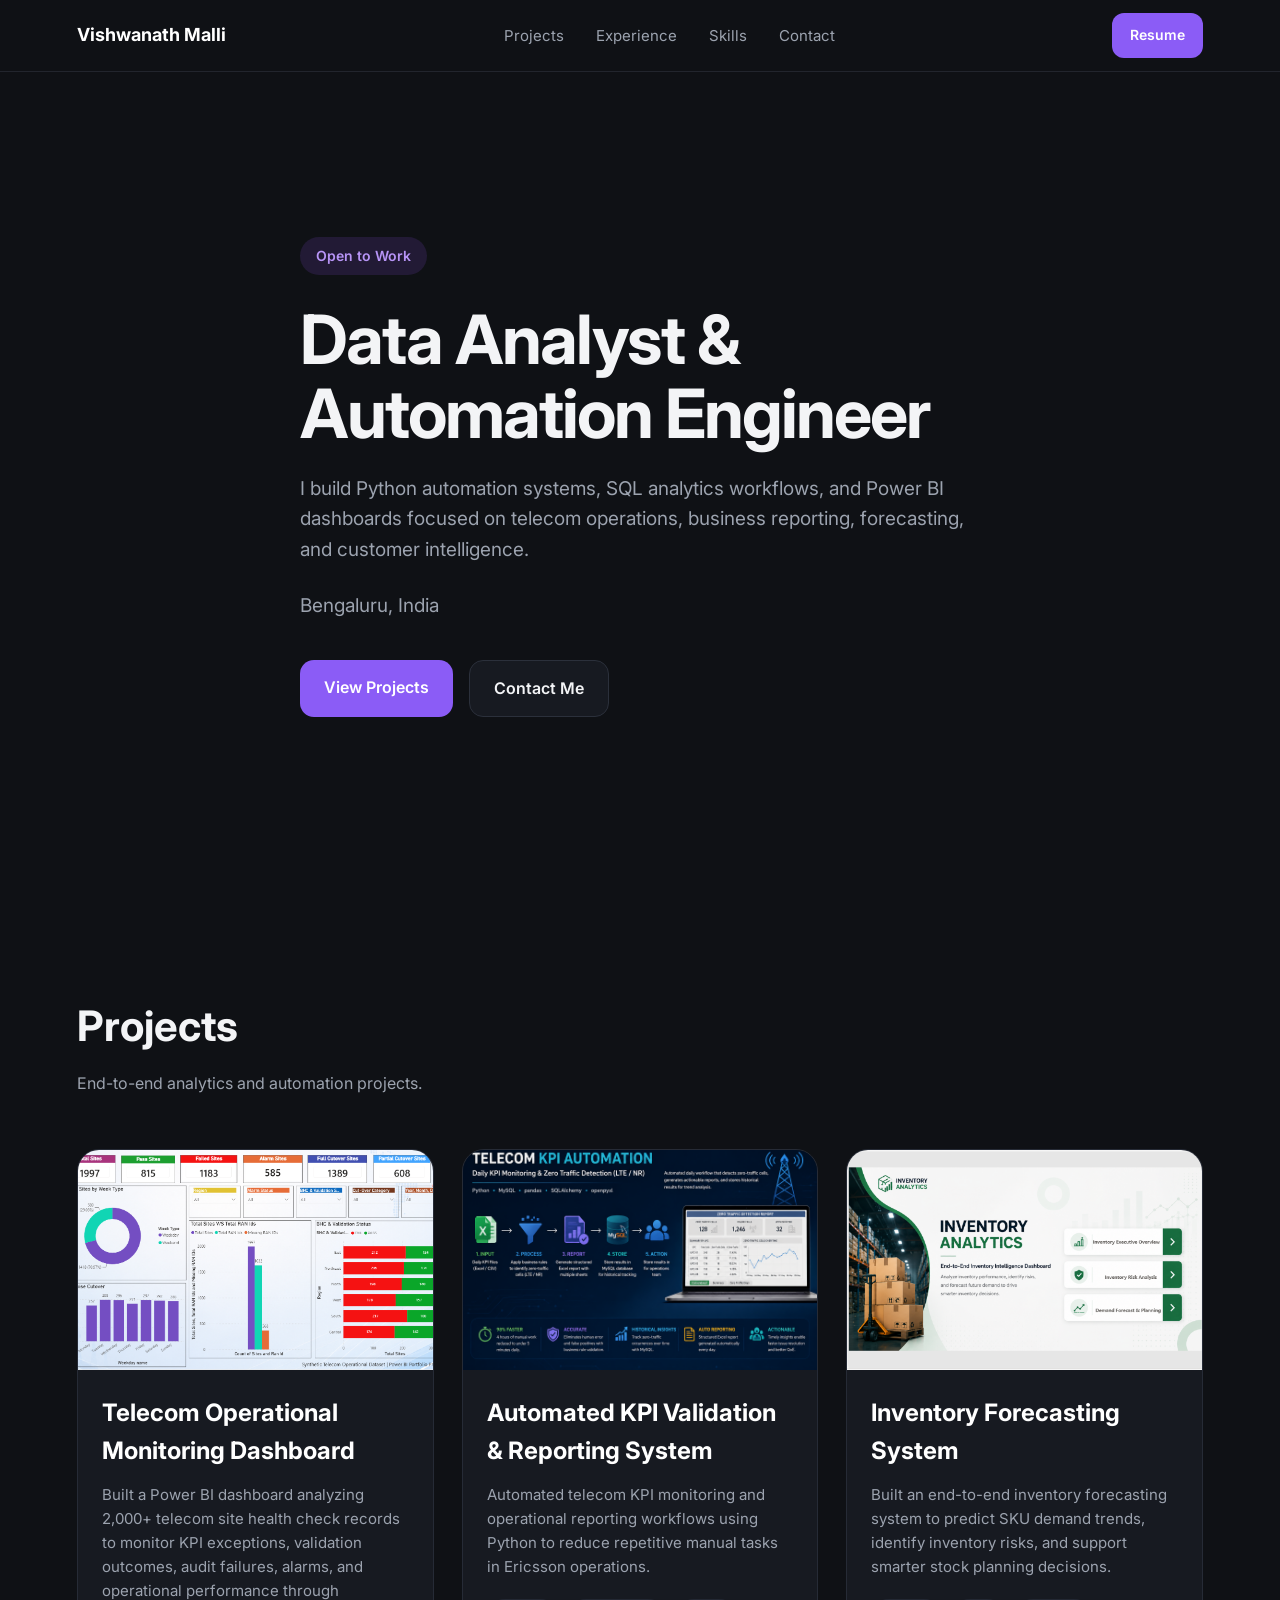
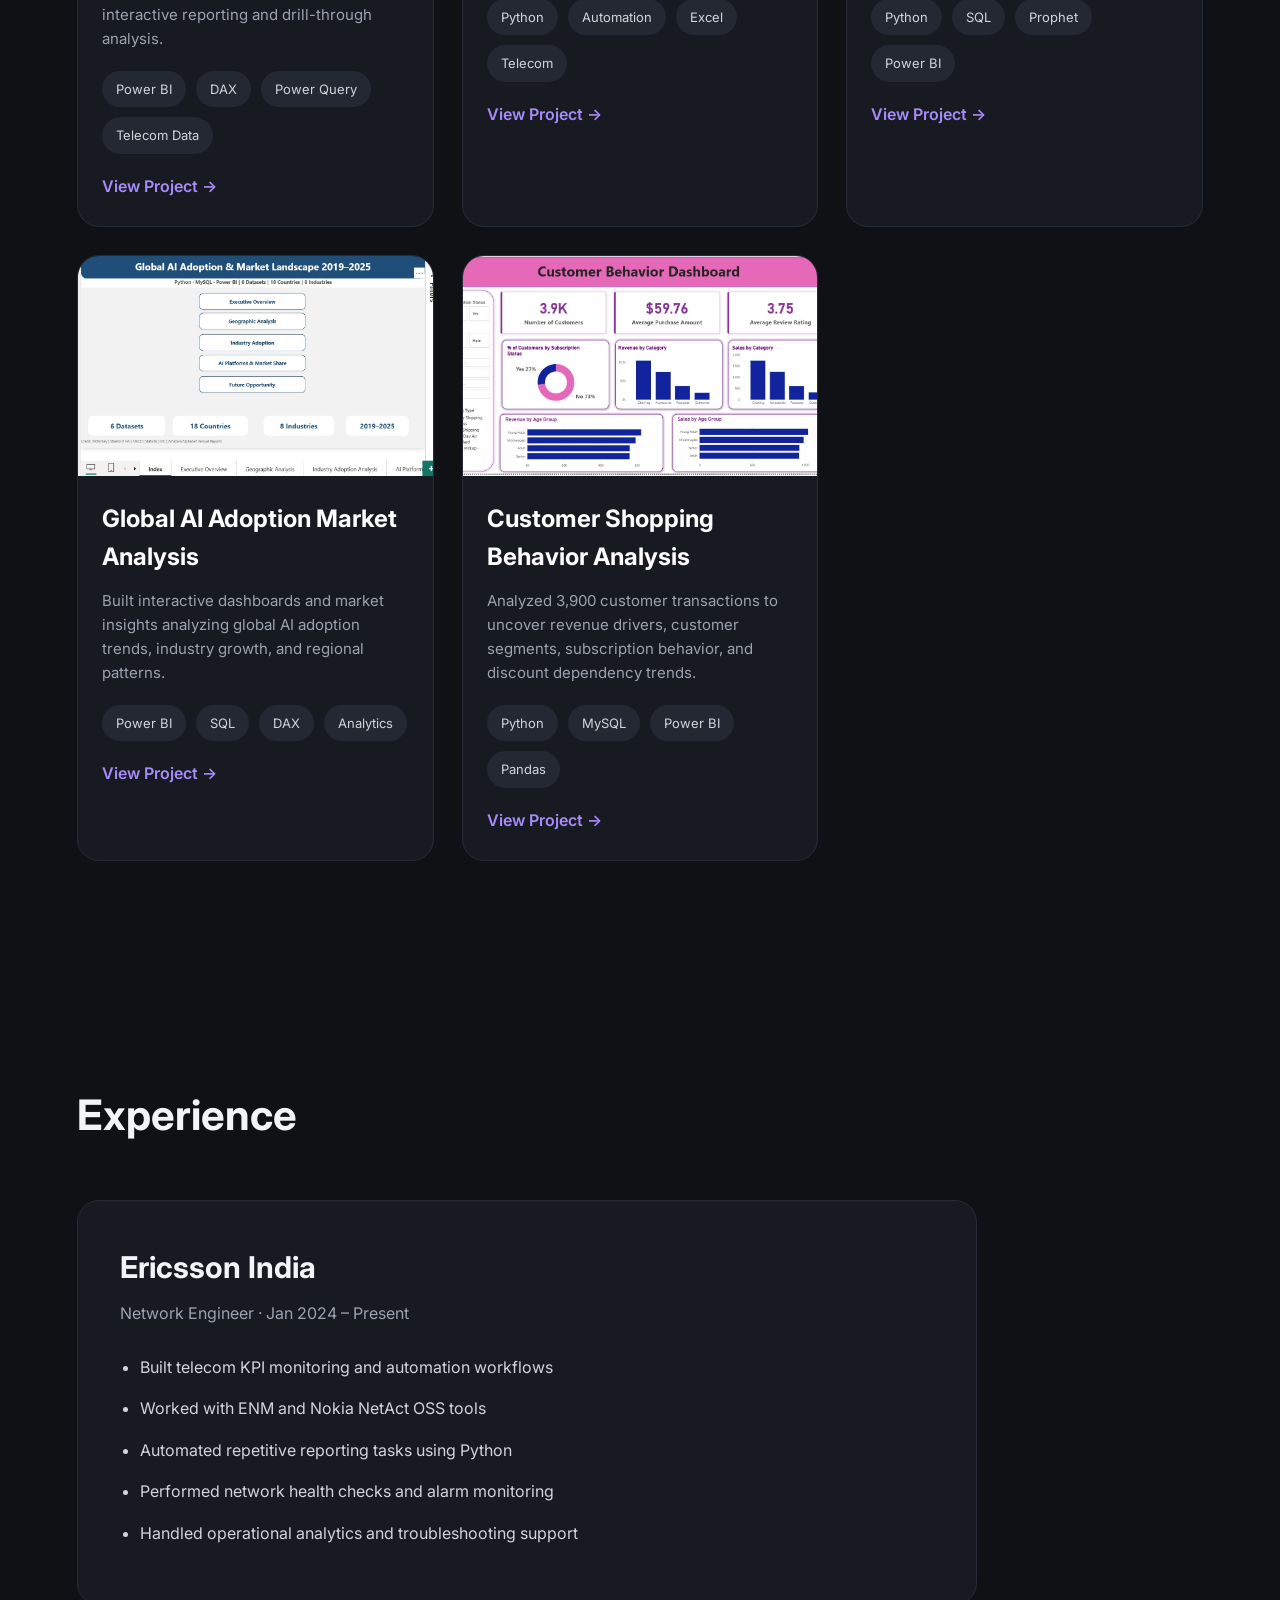
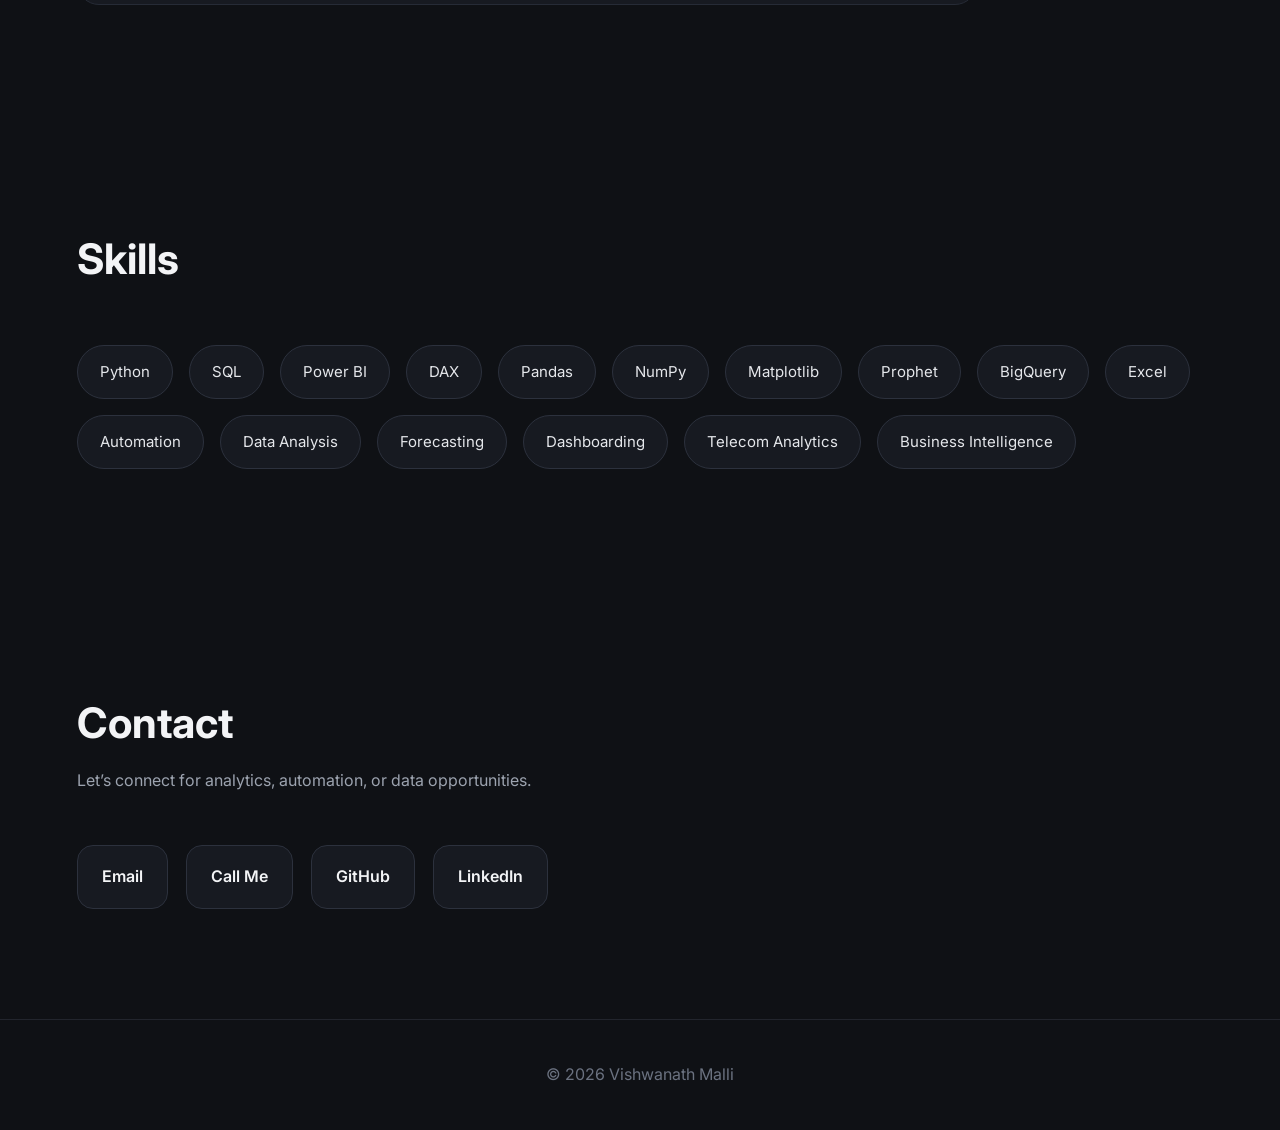
<file: index.html>
<!DOCTYPE html>
<html lang="en">

<head>

  <meta charset="UTF-8">

  <meta name="viewport"
        content="width=device-width, initial-scale=1.0">

  <title>
    Vishwanath Malli | Data Analyst
  </title>

  <!-- GOOGLE FONT -->
  <link rel="preconnect"
        href="https://fonts.googleapis.com">

  <link rel="preconnect"
        href="https://fonts.gstatic.com"
        crossorigin>

  <link href="https://fonts.googleapis.com/css2?family=Inter:wght@400;500;600;700;800&display=swap"
        rel="stylesheet">

  <!-- CSS -->
  <link rel="stylesheet"
        href="style.css">

</head>

<body>

  <!-- ================= NAVBAR ================= -->

  <nav class="navbar">

    <div class="logo">
      Vishwanath Malli
    </div>

    <div class="nav-links">

      <a href="#projects">
        Projects
      </a>

      <a href="#experience">
        Experience
      </a>

      <a href="#skills">
        Skills
      </a>

      <a href="#contact">
        Contact
      </a>

    </div>

    <a href="Vishwanath_Malli_Resume.pdf"
       download
       class="resume-btn">

      Resume

    </a>

  </nav>


  <!-- ================= HERO ================= -->

  <section class="hero">

    <div class="hero-content">

      <div class="hero-badge">
        Open to Work
      </div>

      <h1>

        Data Analyst &<br>
        Automation Engineer

      </h1>

      <p>

        I build Python automation systems,
        SQL analytics workflows, and Power BI dashboards
        focused on telecom operations,
        business reporting, forecasting,
        and customer intelligence.

      </p>
      
      <p class="location">
          Bengaluru, India
      </p>

      <div class="hero-buttons">

        <a href="#projects"
           class="primary-btn">

          View Projects

        </a>

        <a href="#contact"
           class="secondary-btn">

          Contact Me

        </a>

      </div>

    </div>

  </section>


  <!-- ================= PROJECTS ================= -->

  <section class="section"
           id="projects">

    <div class="section-header">

      <h2>
        Projects
      </h2>

      <p>
        End-to-end analytics and automation projects.
      </p>

    </div>


    <div class="projects-grid">



       <!-- PROJECT 4 -->

     <div class="project-card">

  <img src="images/project4.png"
       alt="Telecom Operational Monitoring Dashboar">

  <h3>
    Telecom Operational Monitoring Dashboard
  </h3>

  <p>

    Built a Power BI dashboard analyzing 2,000+ telecom site health check records to monitor KPI exceptions, validation outcomes, audit failures, alarms, and operational performance through interactive reporting and drill-through analysis.

  </p>

  <div class="tech-stack">

    <span>Power BI</span>

    <span>DAX</span>

    <span>Power Query</span>

    <span>Telecom Data</span>

  </div>

  <a href="https://github.com/VishwanathMalli/Telecom-site-health-check-dashboard"
     target="_blank">

    View Project →

  </a>

</div>


       <!-- PROJECT 2 -->

      <div class="project-card">

        <img src="images/project2.png"
             alt="Automated KPI Validation & Reporting System">

        <h3>
          Automated KPI Validation & Reporting System
        </h3>

        <p>

          Automated telecom KPI monitoring and operational reporting workflows 
          using Python to reduce repetitive manual tasks in Ericsson operations.

        </p>

        <div class="tech-stack">

          <span>Python</span>

          <span>Automation</span>

          <span>Excel</span>

          <span>Telecom</span>

        </div>

        <a href="https://github.com/VishwanathMalli/Telecommunication-Network-KPI-Automation-Python-SQL"
           target="_blank">

          View Project →

        </a>

      </div>



      <!-- PROJECT 1 -->

      <div class="project-card">

        <img src="images/project1.png"
             alt="Inventory Forecasting System">

        <h3>
          Inventory Forecasting System
        </h3>

        <p>

          Built an end-to-end inventory forecasting system
          to predict SKU demand trends, identify inventory risks, 
          and support smarter stock planning decisions.

        </p>

        <div class="tech-stack">

          <span>Python</span>

          <span>SQL</span>

          <span>Prophet</span>

          <span>Power BI</span>

        </div>

        <a href="https://github.com/VishwanathMalli/Inventory-analytics-demand-forecasting"
           target="_blank">

          View Project →

        </a>

      </div>


     

      <!-- PROJECT 3 -->

      <div class="project-card">

        <img src="images/project3.png"
             alt="Global AI Adoption Market Analysis">

        <h3>
          Global AI Adoption Market Analysis
        </h3>

        <p>

          Built interactive dashboards and market insights
          analyzing global AI adoption trends,
          industry growth, and regional patterns.

        </p>

        <div class="tech-stack">

          <span>Power BI</span>

          <span>SQL</span>

          <span>DAX</span>

          <span>Analytics</span>

        </div>

        <a href="https://github.com/VishwanathMalli/Global-AI-Adoption-Market-Landscape-2019-2025-"
           target="_blank">

          View Project →

        </a>

      </div>


     
      <!-- PROJECT 5 -->

      <div class="project-card">

        <img src="images/project5.png"
             alt="Customer Shopping Behavior Analysis">

        <h3>
          Customer Shopping Behavior Analysis
        </h3>

        <p>

          Analyzed 3,900 customer transactions
          to uncover revenue drivers,
          customer segments,
          subscription behavior,
          and discount dependency trends.

        </p>

        <div class="tech-stack">

          <span>Python</span>

          <span>MySQL</span>

          <span>Power BI</span>

          <span>Pandas</span>

        </div>

        <a href="https://github.com/VishwanathMalli/Customer-trends-data-analysis-SQL-Python-PowerBI"
           target="_blank">

          View Project →

        </a>

      </div>


    </div>

  </section>


  <!-- ================= EXPERIENCE ================= -->

  <section class="section"
           id="experience">

    <div class="section-header">

      <h2>
        Experience
      </h2>

    </div>


    <div class="experience-card">

      <h3>
        Ericsson India
      </h3>

      <div class="role">

        Network Engineer · Jan 2024 – Present

      </div>

      <ul>

        <li>
          Built telecom KPI monitoring and automation workflows
        </li>

        <li>
          Worked with ENM and Nokia NetAct OSS tools
        </li>

        <li>
          Automated repetitive reporting tasks using Python
        </li>

        <li>
          Performed network health checks and alarm monitoring
        </li>

        <li>
          Handled operational analytics and troubleshooting support
        </li>

      </ul>

    </div>

  </section>


  <!-- ================= SKILLS ================= -->

  <section class="section"
           id="skills">

    <div class="section-header">

      <h2>
        Skills
      </h2>

    </div>


    <div class="skills-wrap">

      <span>Python</span>

      <span>SQL</span>

      <span>Power BI</span>

      <span>DAX</span>

      <span>Pandas</span>

      <span>NumPy</span>
      
      <span>Matplotlib</span>
      
      <span>Prophet</span>

      <span>BigQuery</span>

      <span>Excel</span>

      <span>Automation</span>

      <span>Data Analysis</span>

      <span>Forecasting</span>

      <span>Dashboarding</span>

      <span>Telecom Analytics</span>

      <span>Business Intelligence</span>

    </div>

  </section>


  <!-- ================= CONTACT ================= -->

  <section class="section"
           id="contact">

    <div class="section-header">

      <h2>
        Contact
      </h2>

      <p>

        Let’s connect for analytics,
        automation, or data opportunities.

      </p>

    </div>


    <div class="contact-box">

      <!-- EMAIL -->
      <a href="mailto:pmvishwa.malli@gmail.com">

        Email

      </a>


      <!-- CALL -->
      <a href="tel:+918150023035">

        Call Me

      </a>


      <!-- GITHUB -->
      <a href="https://github.com/VishwanathMalli"
         target="_blank">

        GitHub

      </a>


      <!-- LINKEDIN -->
      <a href="https://www.linkedin.com/in/vishwanath-malli-1920951a0"
         target="_blank">

        LinkedIn

      </a>

    </div>

  </section>


  <!-- ================= FOOTER ================= -->

  <footer>

    © 2026 Vishwanath Malli

  </footer>

</body>

</html>
</file>
<file: style.css>
/* =========================================
   GLOBAL
========================================= */

*{
  margin:0;
  padding:0;
  box-sizing:border-box;
}

html{
  scroll-behavior:smooth;
}

body{
  font-family:'Inter',sans-serif;
  background:#0f1115;
  color:#f3f4f6;
  line-height:1.6;
}

img{
  width:100%;
  display:block;
}

/* =========================================
   NAVBAR
========================================= */

.navbar{
  width:100%;
  height:72px;
  padding:0 6%;
  display:flex;
  align-items:center;
  justify-content:space-between;
  background:#0f1115;
  border-bottom:1px solid #22252d;
  position:sticky;
  top:0;
  z-index:1000;
}

.logo{
  font-size:18px;
  font-weight:700;
  color:white;
}

.nav-links{
  display:flex;
  gap:32px;
}

.nav-links a{
  text-decoration:none;
  color:#9ca3af;
  font-size:15px;
  transition:0.2s;
}

.nav-links a:hover{
  color:#8b5cf6;
}

.resume-btn{
  background:#8b5cf6;
  color:white;
  text-decoration:none;
  padding:11px 18px;
  border-radius:12px;
  font-size:14px;
  font-weight:600;
  transition:0.2s;
}

.resume-btn:hover{
  transform:translateY(-2px);
}

/* =========================================
   HERO
========================================= */

.hero{
  min-height:90vh;
  display:flex;
  align-items:center;
  justify-content:center;
  padding:120px 6%;
}

.hero-content{
  max-width:760px;
}

.hero-badge{
  display:inline-block;
  background:#221a35;
  color:#b794f6;
  padding:8px 16px;
  border-radius:999px;
  font-size:14px;
  font-weight:600;
  margin-bottom:28px;
}

.hero h1{
  font-size:68px;
  line-height:1.08;
  margin-bottom:24px;
  letter-spacing:-2px;
}

.hero p{
  font-size:19px;
  color:#9ca3af;
  max-width:680px;
  margin-bottom:38px;
}

.location{
  color:#6b7280;
  font-size:16px;
  margin-top:-12px;
  margin-bottom:34px;
}

.hero-buttons{
  display:flex;
  gap:16px;
}

.primary-btn,
.secondary-btn{
  padding:15px 24px;
  border-radius:14px;
  text-decoration:none;
  font-weight:600;
  transition:0.2s;
}

.primary-btn{
  background:#8b5cf6;
  color:white;
}

.secondary-btn{
  border:1px solid #2b303b;
  color:#f3f4f6;
  background:#171a21;
}

.primary-btn:hover,
.secondary-btn:hover{
  transform:translateY(-3px);
}

/* =========================================
   SECTION
========================================= */

.section{
  padding:110px 6%;
}

.section-header{
  margin-bottom:52px;
}

.section-header h2{
  font-size:42px;
  margin-bottom:12px;
}

.section-header p{
  color:#9ca3af;
  font-size:16px;
}

/* =========================================
   PROJECTS
========================================= */

.projects-grid{
  display:grid;
  grid-template-columns:repeat(auto-fit,minmax(320px,1fr));
  gap:28px;
}

.project-card{
  background:#171a21;
  border:1px solid #262b36;
  border-radius:22px;
  overflow:hidden;
  transition:0.25s;
}

.project-card:hover{
  transform:translateY(-5px);
  border-color:#3a4050;
}

.project-card img{
  width:100%;
  height:220px;
  object-fit:cover;
}

.project-card h3{
  font-size:24px;
  margin:24px 24px 12px;
  color:white;
}

.project-card p{
  color:#9ca3af;
  margin:0 24px 20px;
  font-size:15px;
}

.tech-stack{
  display:flex;
  flex-wrap:wrap;
  gap:10px;
  padding:0 24px 20px;
}

.tech-stack span{
  background:#232833;
  color:#d1d5db;
  padding:8px 14px;
  border-radius:999px;
  font-size:13px;
}

.project-card a{
  display:inline-block;
  margin:0 24px 26px;
  text-decoration:none;
  color:#a78bfa;
  font-weight:600;
}

/* =========================================
   EXPERIENCE
========================================= */

.experience-card{
  background:#171a21;
  border:1px solid #262b36;
  border-radius:22px;
  padding:42px;
  max-width:900px;
}

.experience-card h3{
  font-size:30px;
  margin-bottom:10px;
}

.role{
  color:#9ca3af;
  margin-bottom:28px;
}

.experience-card ul{
  padding-left:20px;
}

.experience-card li{
  margin-bottom:16px;
  color:#d1d5db;
}

/* =========================================
   SKILLS
========================================= */

.skills-wrap{
  display:flex;
  flex-wrap:wrap;
  gap:16px;
}

.skills-wrap span{
  background:#171a21;
  border:1px solid #2c313d;
  padding:14px 22px;
  border-radius:999px;
  color:#e5e7eb;
  font-size:15px;
}

/* =========================================
   CONTACT
========================================= */

.contact-box{
  display:flex;
  flex-wrap:wrap;
  gap:18px;
}

.contact-box a{
  background:#171a21;
  border:1px solid #2c313d;
  padding:18px 24px;
  border-radius:16px;
  text-decoration:none;
  color:#f3f4f6;
  font-weight:600;
  transition:0.2s;
}

.contact-box a:hover{
  border-color:#8b5cf6;
  transform:translateY(-3px);
}

/* =========================================
   FOOTER
========================================= */

footer{
  padding:42px 6%;
  text-align:center;
  color:#6b7280;
  border-top:1px solid #22252d;
}

/* =========================================
   MOBILE
========================================= */

@media(max-width:768px){

  .nav-links{
    display:none;
  }

  .hero{
    padding-top:80px;
  }

  .hero h1{
    font-size:46px;
  }

  .hero p{
    font-size:17px;
  }

  .hero-buttons{
    flex-direction:column;
  }

  .section{
    padding:80px 6%;
  }

  .section-header h2{
    font-size:34px;
  }

  .experience-card{
    padding:28px;
  }

}
</file>
